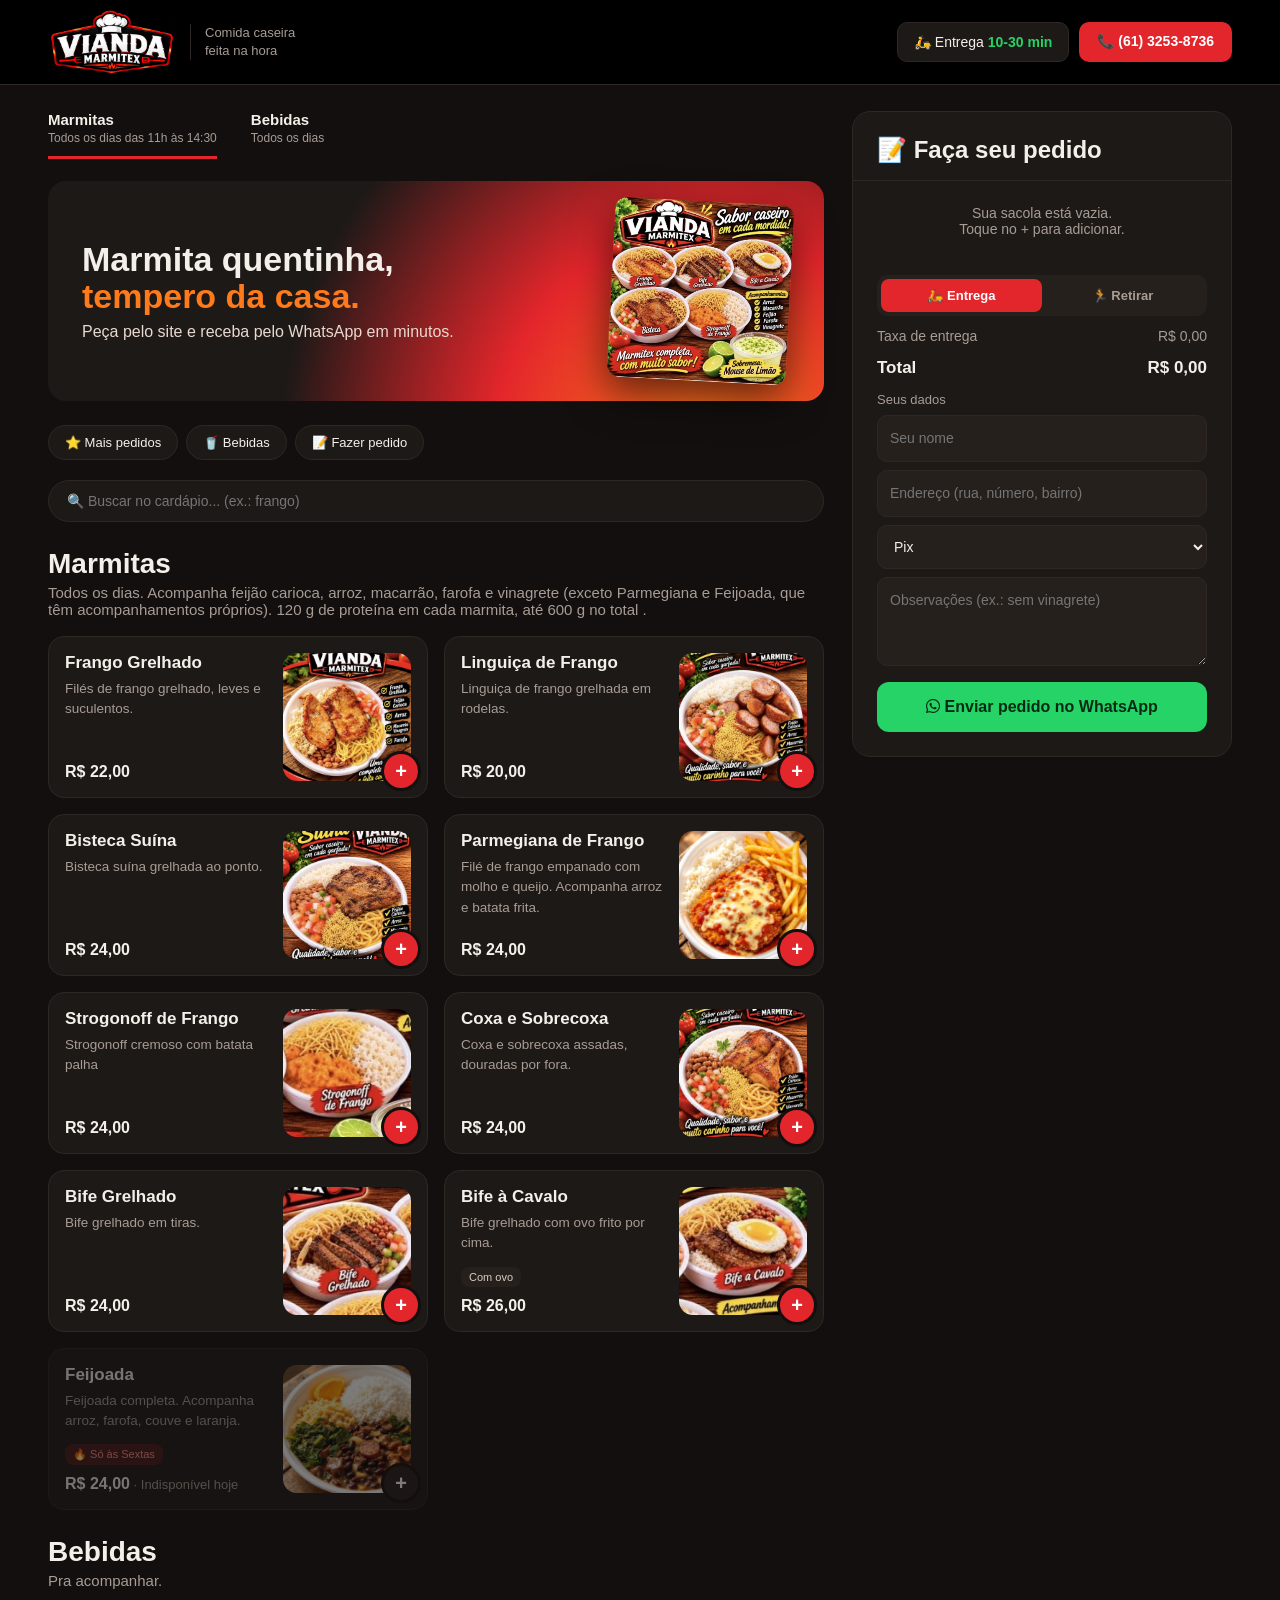
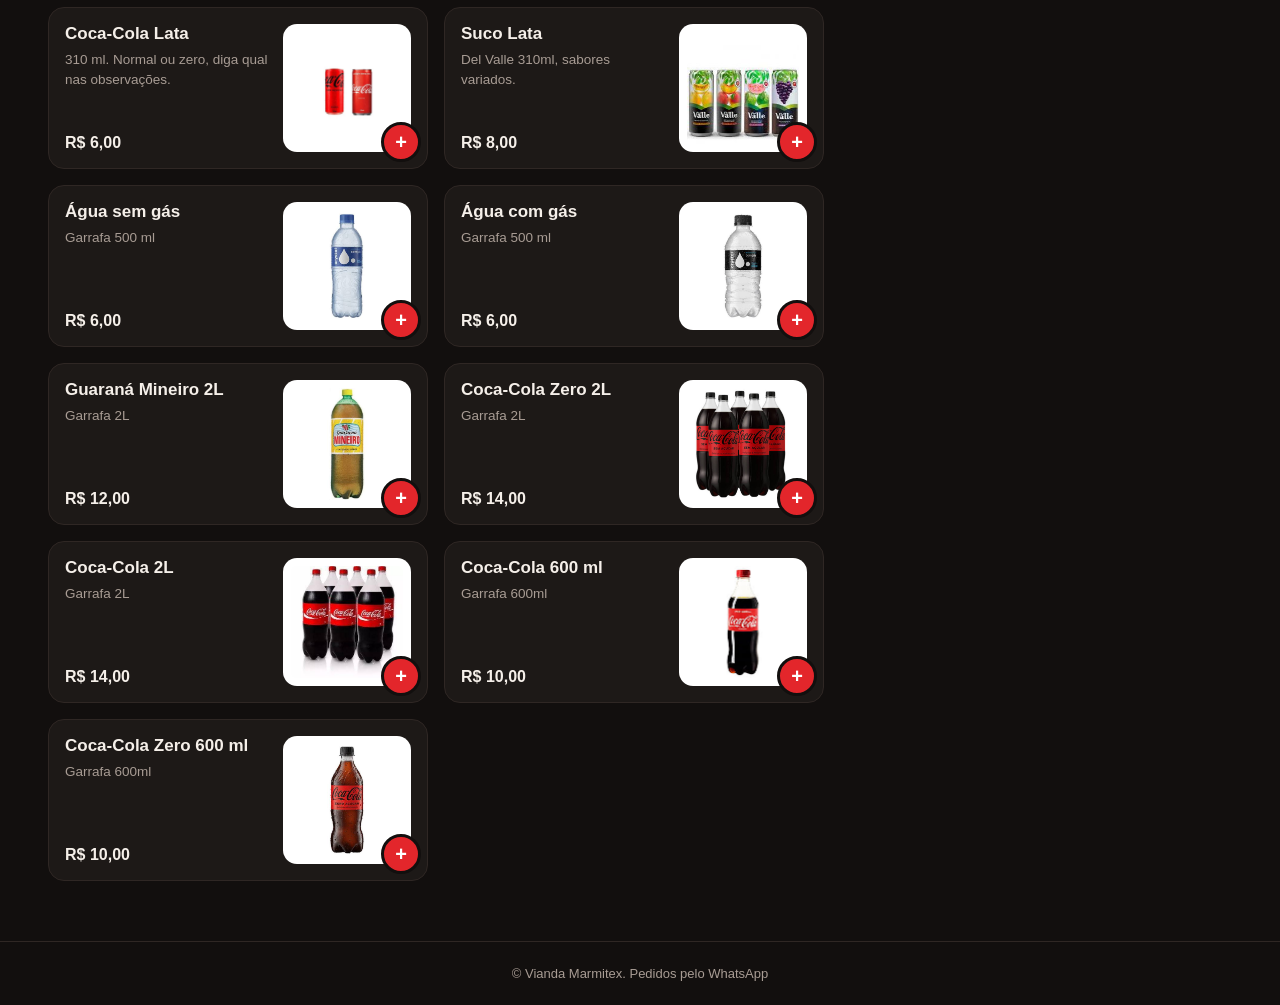
<file: Vianda Marmitex - HTML + CSS + JS/index.html>
<!DOCTYPE html>
<html lang="pt-br">

<head>
    <meta charset="UTF-8">
    <meta name="viewport" content="width=device-width, initial-scale=1.0">
    <title>Vianda Marmitex</title>
    <link rel="stylesheet" href="style.css">
    <script src="script.js" defer></script>
    <link rel="shortcut icon" href="favicon.jpg" type="image/x-icon">
    <link rel="stylesheet" href="https://cdnjs.cloudflare.com/ajax/libs/font-awesome/6.7.2/css/all.min.css">

</head>

<body>

    <header>
        <div class="wrap">
            <div class="marca">
                <img src="logo_horizontal.jpg" alt="Vianda Marmitex">
                <small>Comida caseira <br> feita na hora</small>
            </div>
            <div class="topo-acoes">
                <span class="pill"> 🛵 Entrega <b>10-30 min</b></span>
                <a class="btn-verm" href="https://wa.me/556132538736"> 📞 (61) 3253-8736 </a>
            </div>

        </div>
    </header>
    <div class="wrap layout">
        <main>
            <div class="abas">
                <a class="aba on" href="#mais-pedidos"><b>Marmitas</b><small>Todos os dias das 11h às 14:30</small></a>
                <a class="aba" href="#bebidas"><b>Bebidas</b><small>Todos os dias</small></a>
            </div>
            <div class="banner">
                <div class="banner-texto">
                    <h2>Marmita quentinha, <span>tempero da casa.</span></h2>
                    <p>Peça pelo site e receba pelo WhatsApp em minutos.</p>
                </div>
                <img src="cardapio_opcoes.jpg" alt="Opções do cardápio da Vianda">
            </div>
            <div class="filtros">
                <a class="chip" href="#mais-pedidos">⭐️ Mais pedidos</a>
                <a class="chip" href="#bebidas">🥤 Bebidas</a>
                <a class="chip" href="#pedido">📝 Fazer pedido</a>
            </div>

            <input type="search" class="busca" id="busca" placeholder="🔍 Buscar no cardápio... (ex.: frango)">
            <p class="sem-resultado" id="semResultado">Nenhum item encontrado.</p>

            <div class="secao" id="mais-pedidos">
                <h3>Marmitas</h3>
                <p>Todos os dias. Acompanha feijão carioca, arroz, macarrão, farofa e vinagrete (exceto Parmegiana e
                    Feijoada, que têm acompanhamentos próprios).
                    120 g de proteína em cada marmita, até 600 g no total .</p>
                <div class="grade">


                    <div class="prod" data-dias="0,1,3,4,5,6">
                        <div class="info">
                            <h4>Frango Grelhado</h4>
                            <div class="desc">Filés de frango grelhado, leves e suculentos.</div>
                            <div class="preco">R$ 22,00</div>
                        </div>
                        <div class="foto">
                            <img src="frango_grelhado.jpg" alt="Frango Grelhado">
                            <a class="add" href="https://wa.me/556132538736?text=Quero%201%20Frango%20Grelhado"
                                target="_blank">+</a>
                        </div>
                    </div>

                    <div class="prod">
                        <div class="info">
                            <h4>Linguiça de Frango</h4>
                            <div class="desc">Linguiça de frango grelhada em rodelas.</div>
                            <div class="preco">R$ 20,00</div>
                        </div>
                        <div class="foto">
                            <img src="linguica_frango.jpg" alt="Linguiça de Frango">
                            <a class="add"
                                href="https://wa.me/556132538736?text=Quero%201%20Lingui%C3%A7a%20de%20Frango"
                                target="_blank">+</a>
                        </div>
                    </div>

                    <div class="prod">
                        <div class="info">
                            <h4>Bisteca Suína</h4>
                            <div class="desc">Bisteca suína grelhada ao ponto.</div>
                            <div class="preco">R$ 24,00</div>
                        </div>
                        <div class="foto">
                            <img src="bisteca_suina_1.jpg" alt="Bisteca Suína">
                            <a class="add" href="https://wa.me/556132538736?text=Quero%201%20Bisteca%20Su%C3%ADna"
                                target="_blank">+</a>
                        </div>
                    </div>

                    <div class="prod">
                        <div class="info">
                            <h4>Parmegiana de Frango</h4>
                            <div class="desc">Filé de frango empanado com molho e queijo. Acompanha arroz e batata
                                frita.</div>
                            <div class="preco">R$ 24,00</div>
                        </div>
                        <div class="foto">
                            <img src="parmegiana.jpg" alt="Parmegiana de Frango">
                            <a class="add" href="https://wa.me/556132538736?text=Quero%201%20Parmegiana%20de%20Frango"
                                target="_blank">+</a>
                        </div>
                    </div>

                    <div class="prod">
                        <div class="info">
                            <h4>Strogonoff de Frango</h4>
                            <div class="desc">Strogonoff cremoso com batata palha</div>
                            <div class="preco">R$ 24,00</div>
                        </div>
                        <div class="foto">
                            <img src="strogonoff_frango.jpg" alt="Strogonoff de Frango">
                            <a class="add" href="https://wa.me/556132538736?text=Quero%201%20Strogonoff%20de%20Frango"
                                target="_blank">+</a>
                        </div>
                    </div>

                    <div class="prod">
                        <div class="info">
                            <h4>Coxa e Sobrecoxa</h4>
                            <div class="desc">Coxa e sobrecoxa assadas, douradas por fora.</div>
                            <div class="preco">R$ 24,00</div>
                        </div>
                        <div class="foto">
                            <img src="coxa_sobrecoxa.jpg" alt="Coxa e Sobrecoxa">
                            <a class="add" href="https://wa.me/556132538736?text=Quero%201%20Coxa%20e%20Sobrecoxa"
                                target="_blank">+</a>
                        </div>
                    </div>


                    <div class="prod">
                        <div class="info">
                            <h4>Bife Grelhado</h4>
                            <div class="desc">Bife grelhado em tiras.</div>
                            <div class="preco">R$ 24,00</div>
                        </div>
                        <div class="foto">
                            <img src="bife_grelhado.jpg" alt="Bife Grelhado">
                            <a class="add" href="https://wa.me/556132538736?text=Quero%201%20Bife%20Grelhado"
                                target="_blank">+</a>
                        </div>
                    </div>

                    <div class="prod">
                        <div class="info">
                            <h4>Bife à Cavalo</h4>
                            <div class="desc">Bife grelhado com ovo frito por cima.</div>
                            <div class="tags"><span class="tag"> Com ovo</span></div>
                            <div class="preco">R$ 26,00</div>
                        </div>
                        <div class="foto">
                            <img src="bife_a_cavalo.jpg" alt="Bife à Cavalo">
                            <a class="add" href="https://wa.me/556132538736?text=Quero%201%20Bife%20a%20Cavalo"
                                target="_blank">+</a>
                        </div>
                    </div>

                    <div class="prod" data-dias="5">
                        <div class="info">
                            <h4>Feijoada</h4>
                            <div class="desc">Feijoada completa. Acompanha arroz, farofa, couve e laranja.</div>
                            <div class="tags"><span class="tag hot"> 🔥 Só às Sextas</span></div>
                            <div class="preco">R$ 24,00</div>
                        </div>
                        <div class="foto">
                            <img src="feijoada.jpg" alt="Feijoada">
                            <a class="add" href="https://wa.me/556132538736?text=Quero%201%20Feijoada"
                                target="_blank">+</a>
                        </div>
                    </div>


                </div>
            </div>

            <div class="secao" id="bebidas">
                <h3>Bebidas</h3>
                <p>Pra acompanhar.</p>
                <div class="grade">
                    <div class="prod">
                        <div class="info">
                            <h4>Coca-Cola Lata</h4>
                            <div class="desc">310 ml. Normal ou zero, diga qual nas observações.</div>
                            <div class="preco">R$ 6,00</div>
                        </div>
                        <div class="foto clara">
                            <img src="cocalata.jpeg" alt="Refrigerante Lata">
                            <a class="add" href="https://wa.me/556132538736?text=Quero%201%20Coca-Cola%20Lata"
                                target="_blank">+</a>
                        </div>
                    </div>

                    <div class="prod">
                        <div class="info">
                            <h4>Suco Lata</h4>
                            <div class="desc">Del Valle 310ml, sabores variados.</div>
                            <div class="preco">R$ 8,00</div>
                        </div>
                        <div class="foto clara">
                            <img src="suco_lata.jpg" alt="Suco Lata">
                            <a class="add" href="https://wa.me/556132538736?text=Quero%201%20Suco%20Lata"
                                target="_blank">+</a>
                        </div>
                    </div>

                    <div class="prod">
                        <div class="info">
                            <h4>Água sem gás</h4>
                            <div class="desc">Garrafa 500 ml</div>
                            <div class="preco">R$ 6,00</div>
                        </div>
                        <div class="foto clara">
                            <img src="agua_sem_gas.jpeg" alt="Água sem gás">
                            <a class="add" href="https://wa.me/556132538736?text=Quero%201%20%C3%81gua%20sem%20G%C3%A1s"
                                target="_blank">+</a>
                        </div>
                    </div>

                    <div class="prod">
                        <div class="info">
                            <h4>Água com gás</h4>
                            <div class="desc">Garrafa 500 ml</div>
                            <div class="preco">R$ 6,00</div>
                        </div>
                        <div class="foto clara">
                            <img src="agua_com_gas.jpeg" alt="Água com gás">
                            <a class="add" href="https://wa.me/556132538736?text=Quero%201%20%C3%81gua%20com%20G%C3%A1s"
                                target="_blank">+</a>
                        </div>
                    </div>

                    <div class="prod">
                        <div class="info">
                            <h4>Guaraná Mineiro 2L</h4>
                            <div class="desc">Garrafa 2L</div>
                            <div class="preco">R$ 12,00</div>
                        </div>
                        <div class="foto clara">
                            <img src="mineiro2L.jpeg" alt="Guaraná Mineiro 2 Litros">
                            <a class="add" href="https://wa.me/556132538736?text=Quero%201%20Mineiro%202%20litros"
                                target="_blank">+</a>
                        </div>
                    </div>

                    <div class="prod">
                        <div class="info">
                            <h4>Coca-Cola Zero 2L</h4>
                            <div class="desc">Garrafa 2L</div>
                            <div class="preco">R$ 14,00</div>
                        </div>
                        <div class="foto clara">
                            <img src="cocazero.jpeg" alt="Coca-Cola Zero 2L">
                            <a class="add"
                                href="https://wa.me/556132538736?text=Quero%201%20Coca-Cola%20Zero%202%20litros"
                                target="_blank">+</a>
                        </div>
                    </div>

                    <div class="prod">
                        <div class="info">
                            <h4>Coca-Cola 2L</h4>
                            <div class="desc">Garrafa 2L</div>
                            <div class="preco">R$ 14,00</div>
                        </div>
                        <div class="foto clara">
                            <img src="cocanormal.jpeg" alt="Coca-Cola 2L">
                            <a class="add" href="https://wa.me/556132538736?text=Quero%201%20Coca-Cola%202%20litros"
                                target="_blank">+</a>
                        </div>
                    </div>

                    <div class="prod">
                        <div class="info">
                            <h4>Coca-Cola 600 ml</h4>
                            <div class="desc">Garrafa 600ml</div>
                            <div class="preco">R$ 10,00</div>
                        </div>
                        <div class="foto clara">
                            <img src="coca600.jpeg" alt="Coca-Cola 600ml">
                            <a class="add" href="https://wa.me/556132538736?text=Quero%201%20Coca-Cola%20600%20ml"
                                target="_blank">+</a>
                        </div>
                    </div>

                    <div class="prod">
                        <div class="info">
                            <h4>Coca-Cola Zero 600 ml</h4>
                            <div class="desc">Garrafa 600ml</div>
                            <div class="preco">R$ 10,00</div>
                        </div>
                        <div class="foto clara">
                            <img src="cocazero600.jpeg" alt="Coca-Cola Zero 600ml">
                            <a class="add"
                                href="https://wa.me/556132538736?text=Quero%201%20Coca-Cola%20Zero%20600%20ml"
                                target="_blank">+</a>
                        </div>
                    </div>




                </div>
            </div>





        </main>

        <aside class="sacola" id="pedido">
            <h3>📝 Faça seu pedido</h3>
            <div class="itens" id="itens">
                <p class="vazio">Sua sacola está vazia.<br>Toque no + para adicionar.</p>
            </div>

            <div class="tipo">
                <button type="button" class="on" data-tipo="entrega">🛵 Entrega</button>
                <button type="button" data-tipo="retirada">🏃 Retirar</button>
            </div>

            <div class="retirada" id="infoRetirada">
                <b>📍 Retire em:</b>
                <span>Rua 5 Chácara 100 Loja 1 - Vicente Pires - DF</span>
                <a href="https://maps.app.goo.gl/FeKxRuD8DqberpGo6" target="_blank">Ver no
                    mapa</a>
            </div>
            <div class="linha">
                <span>Taxa de entrega</span>
                <span id="taxa">R$ 0,00</span>
            </div>
            <div class="total">
                <span>Total</span>
                <span id="total">R$ 0,00</span>
            </div>


            <form class="campos" id="formPedido">
                <label for="nome">Seus dados</label>
                <input type="text" id="nome" placeholder="Seu nome" required>
                <input type="text" id="endereco" placeholder="Endereço (rua, número, bairro)">
                <select id="pagamento">
                    <option>Pix</option>
                    <option>Cartão</option>
                    <option>Dinheiro</option>
                </select>
                <textarea id="obs" rows="3" placeholder="Observações (ex.: sem vinagrete)"></textarea>
                <button class="finalizar" type="submit"><i class="fa-brands fa-whatsapp"></i> Enviar pedido no
                    WhatsApp</button>
            </form>

        </aside>
    </div>

    <footer>&copy; Vianda Marmitex. Pedidos pelo WhatsApp</footer>

</body>

</html>
</file>
<file: Vianda Marmitex - HTML + CSS + JS/style.css>
:root {
    --fundo: #120f0e;
    --card: #1d1917;
    --card2: #26201d;
    --borda: #2f2724;
    --vermelho: #e3262b;
    --laranja: #ff7a1a;
    --verde: #25d366;
    --txt: #f5efe9;
    --mut: #a89c94;
}

* {
    margin: 0;
    padding: 0;
    box-sizing: border-box
}

body {
    font-family: Inter, "Segoe UI", Arial, sans-serif;
    background-color: var(--fundo);
    color: var(--txt);
}

a {
    color: inherit;
    text-decoration: none;
}

button {
    font-family: inherit;
    cursor: pointer;
    border: 0
}

.wrap {
    max-width: 1240px;
    margin: 0 auto;
    padding-left: 28px;
    padding-right: 28px;

}

header {
    background-color: #000;
    border-bottom: 1px solid var(--borda);
    position: sticky;
    top: 0;
    z-index: 10;
}

header .wrap {
    display: flex;
    align-items: center;
    justify-content: space-between;
    height: 84px;
}

.marca {
    display: flex;
    align-items: center;
    gap: 14px;
}

.marca img {
    width: auto;
    height: 64px;

}

.marca small {
    font-size: 13px;
    line-height: 1.4;
    color: var(--mut);
    border-left: 1px solid var(--borda);
    padding-left: 14px;
}

.topo-acoes {
    display: flex;
    gap: 10px;
}

.pill {
    background-color: var(--card);
    border: 1px solid var(--borda);
    padding: 11px 16px;
    border-radius: 10px;
    font-size: 14px;
}

.pill b {
    color: var(--verde);
}

.btn-verm {
    background-color: var(--vermelho);
    color: #fff;
    padding: 11px 18px;
    border-radius: 10px;
    font-weight: 700;
    font-size: 14px;
}

.layout {
    display: grid;
    grid-template-columns: 1fr 380px;
    gap: 28px;
    padding-top: 26px;
    padding-bottom: 60px;
    align-items: start;
}

.sacola {
    background-color: var(--card);
    border: 1px solid var(--borda);
    border-radius: 18px;
    position: sticky;
    top: 110px;
}

.sacola h3 {
    font-size: 24px;
    padding: 24px 24px 16px;
    border-bottom: 1px solid var(--borda);
}

.contas {
    padding: 14px 24px;
    font-size: 14px;
}

.contas div {
    display: flex;
    justify-content: space-between;
    padding: 5px 0;
    color: var(--mut);
}

.contas .destaque {
    color: var(--laranja);
}

.campos {
    padding: 0 24px;
    display: grid;
    gap: 8px;

}

.campos label {
    font-size: 13px;
    color: var(--mut);
}


.campos input,
.campos select,
.campos textarea {
    background-color: var(--card2);
    border: 1px solid var(--borda);
    color: var(--txt);
    border-radius: 10px;
    padding: 12px;
    font-size: 14px;
    line-height: 1.5;
    font-family: inherit;
    resize: vertical;
}

.finalizar {
    margin: 8px 0 24px;
    background-color: var(--verde);
    color: #062b14;
    font-weight: 800;
    font-size: 16px;
    padding: 16px;
    border-radius: 12px;
}


footer {
    border-top: 1px solid var(--borda);
    color: var(--mut);
    font-size: 13px;
    padding: 24px 0;
    text-align: center;
}

.abas {
    display: flex;
    gap: 34px;
    margin-bottom: 22px;
}

.aba {
    padding-bottom: 10px;
    border-bottom: 3px solid transparent;
    cursor: pointer;
}

.aba b {
    display: block;
    font-size: 15px;
}

.aba small {
    color: var(--mut);
    font-size: 12px;
}

.aba.on {
    border-color: var(--vermelho);
}

.banner {
    position: relative;
    height: 220px;
    padding: 34px;
    border-radius: 18px;
    display: flex;
    align-items: center;
    background:
        radial-gradient(circle at 85% 120%, #ff7a1a 0, #e3262b 30%, transparent 60%),
        linear-gradient(120deg, #1d1917 40%, #3a1311);
}

.banner h2 {
    font-size: 34px;
    line-height: 1.1;
    max-width: 420px;
}

.banner h2 span {
    color: var(--laranja);
}

.banner p {
    color: #e9d9cf;
    margin-top: 8px;

}

.banner img {
    position: absolute;
    right: 34px;
    top: 50%;
    height: 180px;
    transform: translateY(-50%) rotate(3deg);
    border-radius: 12px;
    box-shadow: 0 16px 40px #0009;
}

html {
    scroll-behavior: smooth;
}

.filtros {
    display: flex;
    gap: 8px;
    flex-wrap: wrap;
    margin: 24px 0 8px;
}

.chip {
    background-color: var(--card);
    border: 1px solid var(--borda);
    padding: 9px 16px;
    border-radius: 999px;
    font-size: 13px;
}

.chip:hover {
    background-color: var(--vermelho);
    border-color: var(--vermelho);
}

.secao,
#pedido {
    scroll-margin-top: 100px;
}

.secao h3 {
    font-size: 28px;
    margin: 26px 0 4px;
}

.secao>p {
    color: var(--mut);
    margin-bottom: 18px;
    font-size: 15px;
}

.grade {
    display: grid;
    grid-template-columns: 1fr 1fr;
    gap: 16px;
}

.prod {
    background-color: var(--card);
    border: 1px solid var(--borda);
    border-radius: 16px;
    padding: 16px;
    display: flex;
    gap: 14px;
    transition: .2s;
}

.prod:hover {
    border-color: #e3262b88;
    transform: translateY(-2px);
}

.prod .info {
    flex: 1;
    display: flex;
    flex-direction: column;
}

.prod h4 {
    font-size: 17px;
    margin-bottom: 6px;
}

.prod .desc {
    color: var(--mut);
    font-size: 13.5px;
    line-height: 1.5;
    margin-bottom: 10px;
}

.tags {
    display: flex;
    gap: 6px;
    margin-bottom: 10px;
    margin-top: auto;

}

.tags+.preco {
    margin-top: 0;
}

.tag {
    font-size: 11px;
    background-color: var(--card2);
    color: #d9cbc2;
    padding: 4px 8px;
    border-radius: 8px;
}

.tag.hot {
    background-color: #e3262b33;
    color: #ff8d8f;
}

.preco {
    margin-top: auto;
    font-weight: 700;
    font-size: 16px;
}

.foto {
    position: relative;
    width: 128px;
    height: 128px;
    flex-shrink: 0;
}

.foto img {
    width: 100%;
    height: 100%;
    object-fit: cover;
    object-position: center 65%;
    border-radius: 14px;
}

.foto.clara img {
    background-color: #fff;
    object-fit: contain;
    padding: 8px;
}

.add {
    position: absolute;
    bottom: -10px;
    right: -10px;
    width: 40px;
    height: 40px;
    border-radius: 50%;
    border: 3px solid var(--fundo);
    background-color: var(--vermelho);
    color: #fff;
    font-size: 20px;
    font-weight: 700;
    display: grid;
    place-items: center;
}

.itens {
    padding: 8px 24px;

}

.vazio {
    color: var(--mut);
    font-size: 14px;
    text-align: center;
    padding: 16px 0;
}

.item {
    display: flex;
    justify-content: space-between;
    padding: 10px 0;
    border-bottom: 1px solid var(--borda);
    font-size: 14px;

}

.total {
    display: flex;
    justify-content: space-between;
    padding: 14px 24px;
    font-weight: 800;
    font-size: 17px;

}

.item b {
    display: block;
    font-weight: 600;
}

.item small {
    color: var(--mut);
}

.qtd {
    display: flex;
    align-items: center;
    gap: 10px;
}

.qtd button {
    width: 28px;
    height: 28px;
    border-radius: 50%;
    background-color: var(--card2);
    font-size: 16px;
    font-weight: 700;
}

.qtd button:hover {
    background-color: var(--vermelho);
}

.tipo {
    display: flex;
    margin: 14px 24px 0;
    background-color: var(--card2);
    border-radius: 10px;
    padding: 4px;
}

.tipo button {
    flex: 1;
    padding: 9px;
    border-radius: 8px;
    background-color: transparent;
    color: var(--mut);
    font-weight: 600;
    font-size: 13px;
}

.tipo button.on {
    background-color: var(--vermelho);
    color: #fff;
}

.linha {
    display: flex;
    justify-content: space-between;
    padding: 12px 24px 0;
    font-size: 14px;
    color: var(--mut);
}

/* ===== Busca ===== */
.busca {
    width: 100%;
    margin-top: 12px;
    background-color: var(--card);
    border: 1px solid var(--borda);
    border-radius: 999px;
    padding: 12px 18px;
    color: var(--txt);
    font-size: 14px;
    font-family: inherit;
}

.busca:focus {
    outline: none;
    border-color: var(--vermelho);
}

.sem-resultado {
    display: none;
    color: var(--mut);
    text-align: center;
    padding: 30px 0;
}

/* ===== Indisponível hoje ===== */
.prod.indisponivel {
    opacity: .45;
}

.prod.indisponivel:hover {
    transform: none;
    border-color: var(--borda);
}

.prod.indisponivel .add {
    background-color: var(--card2);
    cursor: not-allowed;
}

.prod.indisponivel .preco::after {
    content: " · Indisponível hoje";
    color: var(--mut);
    font-weight: 400;
    font-size: 13px;
}

/* ===== Endereço para retirada ===== */
.retirada {
    display: none;
    margin: 12px 24px 0;
    padding: 12px 14px;
    background-color: var(--card2);
    border: 1px solid var(--borda);
    border-radius: 10px;
    font-size: 14px;
    line-height: 1.5;
}

.retirada span {
    display: block;
    color: var(--mut);
}

.retirada a {
    color: var(--laranja);
    font-weight: 600;
    font-size: 13px;
}





@media (max-width: 980px) {
    .layout {
        grid-template-columns: 1fr;
    }

    .sacola {
        position: static;
    }

    .grade {
        grid-template-columns: 1fr;
    }

    .banner img {
        display: none;
    }

    .pill {
        display: none;
    }
}

@media (max-width: 600px) {
    .wrap {
        padding-left: 16px;
        padding-right: 16px;
    }

    header .wrap {
        height: 68px;
    }

    .marca img {
        height: 48px;
    }

    .marca small {
        display: none;
    }

    .btn-verm {
        padding: 10px 14px;
        font-size: 13px;
    }

    .banner {
        height: auto;
        padding: 24px;
    }

    .banner h2 {
        font-size: 26px;
    }

    .foto {
        width: 96px;
        height: 96px;
    }
}
</file>
